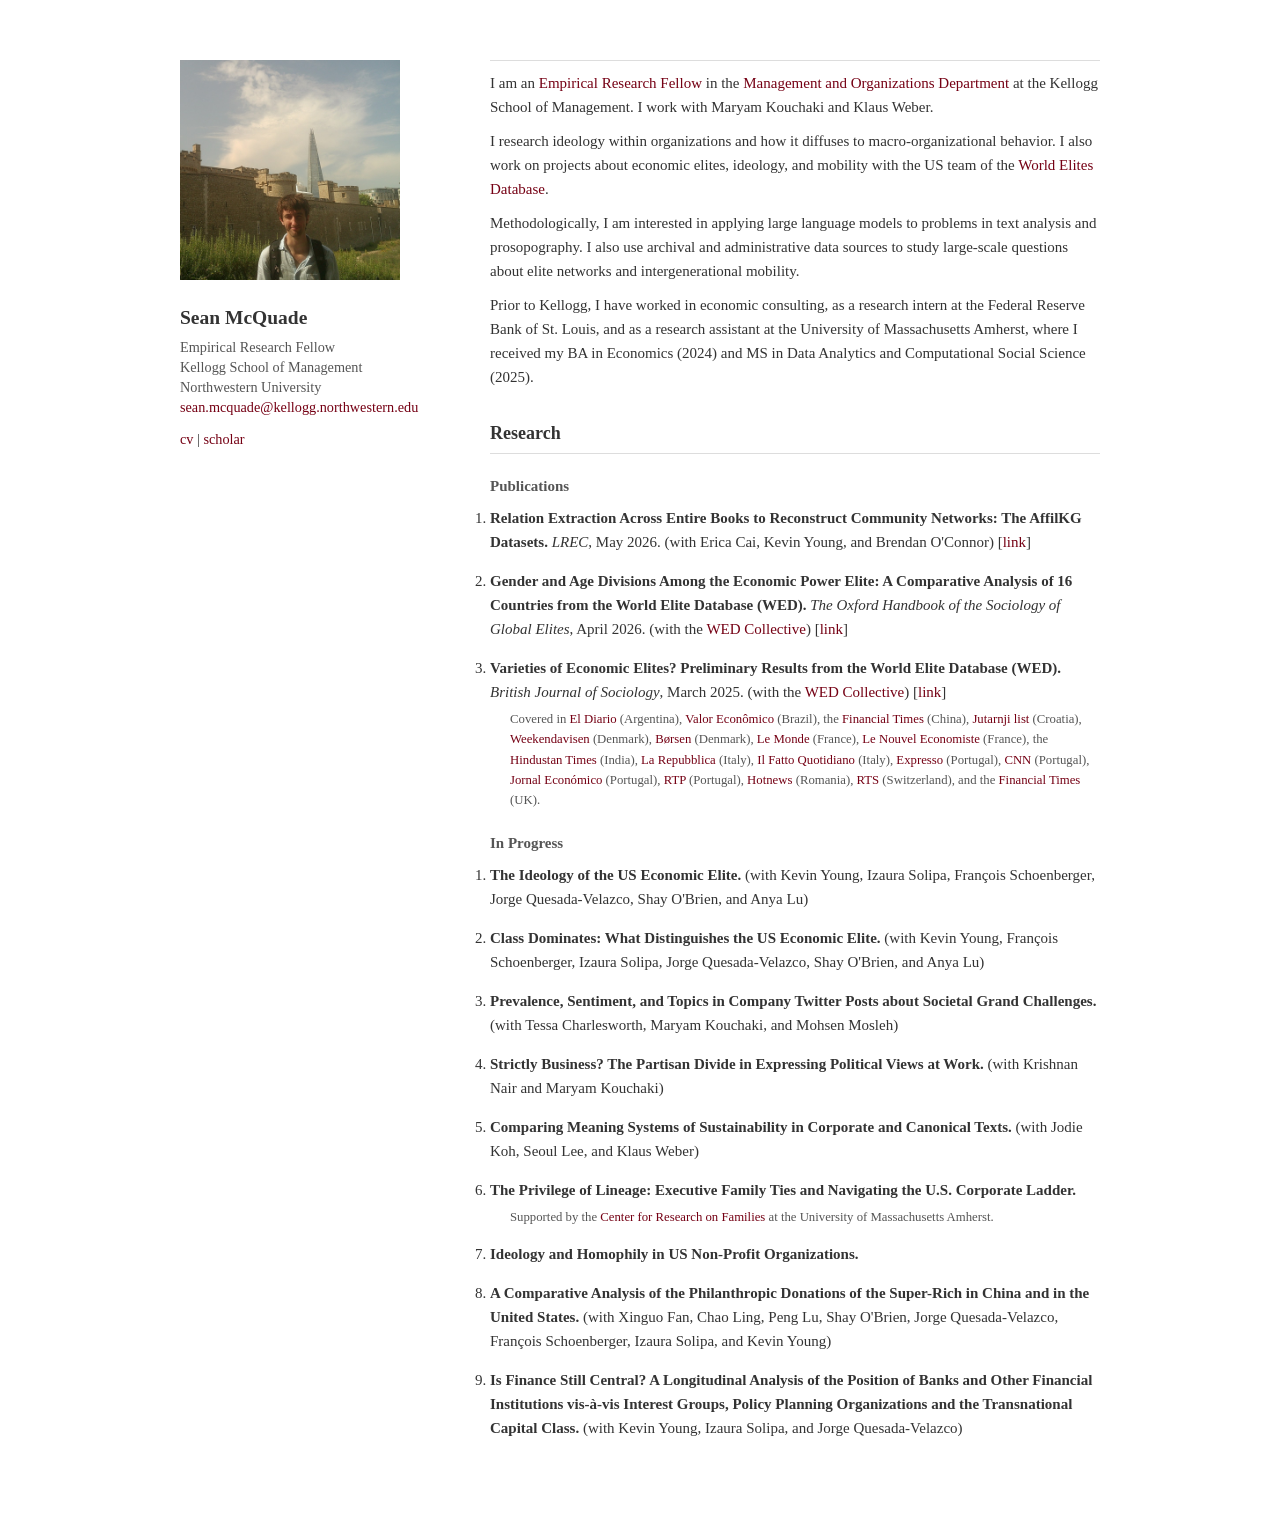
<file: index.html>
<!DOCTYPE html>
<html lang="en">
<head>
    <meta charset="UTF-8">
    <meta name="viewport" content="width=device-width, initial-scale=1.0">
    <meta name="description" content="Sean McQuade is an Empirical Research Fellow at the Kellogg School of Management, Northwestern University. His research focuses on ideology within organizations, economic elites, and computational text analysis.">
    <meta name="keywords" content="Sean McQuade, Kellogg, Northwestern University, organizational ideology, economic elites, World Elites Database, computational social science">
    <meta name="author" content="Sean McQuade">
    <meta property="og:title" content="Sean McQuade | Kellogg School of Management">
    <meta property="og:description" content="Empirical Research Fellow at the Kellogg School of Management, Northwestern University. Research on ideology, economic elites, and computational text analysis.">
    <meta property="og:url" content="https://mcquadesean.github.io/">
    <meta property="og:type" content="website">
    <title>Sean McQuade | Kellogg School of Management</title>
    <link rel="canonical" href="https://mcquadesean.github.io/">
    <link rel="stylesheet" href="style.css?v=5">
</head>
<body>
    <div class="container">
        <div class="sidebar">
            <img src="assets/headshot.jpg" alt="Sean McQuade" class="headshot" width="220">
            <h1>Sean McQuade</h1>
            <p class="affiliation">Empirical Research Fellow<br>Kellogg School of Management<br>Northwestern University<br><a href="mailto:sean.mcquade@kellogg.northwestern.edu">sean.mcquade@kellogg.northwestern.edu</a></p>
            <p class="links">
                <a href="assets/cv.pdf">cv</a> | <a href="https://scholar.google.com/citations?user=f5jc_Z8AAAAJ&hl=en">scholar</a>
            </p>
        </div>
        <div class="content">
            <hr class="section-line">
            <p>I am an <a href="https://www.kellogg.northwestern.edu/academics-research/research-support/research-fellows/">Empirical Research Fellow</a> in the <a href="https://www.kellogg.northwestern.edu/academics-research/academic-departments/management-and-organizations/">Management and Organizations Department</a> at the Kellogg School of Management. I work with Maryam Kouchaki and Klaus Weber.</p>
            <p>I research ideology within organizations and how it diffuses to macro-organizational behavior. I also work on projects about economic elites, ideology, and mobility with the US team of the <a href="https://worldelitedatabase.org/">World Elites Database</a>.</p>
            <p>Methodologically, I am interested in applying large language models to problems in text analysis and prosopography. I also use archival and administrative data sources to study large-scale questions about elite networks and intergenerational mobility.</p>
            <p>Prior to Kellogg, I have worked in economic consulting, as a research intern at the Federal Reserve Bank of St. Louis, and as a research assistant at the University of Massachusetts Amherst, where I received my BA in Economics (2024) and MS in Data Analytics and Computational Social Science (2025).</p>

            <h2>Research</h2>
            <h3>Publications</h3>
            <ol>
                <li>
                    <strong>Relation Extraction Across Entire Books to Reconstruct Community Networks: The AffilKG Datasets.</strong> <em>LREC</em>, May 2026. (with Erica Cai, Kevin Young, and Brendan O'Connor) [<a href="https://arxiv.org/abs/2505.10798">link</a>]
                </li>
                <li>
                    <strong>Gender and Age Divisions Among the Economic Power Elite: A Comparative Analysis of 16 Countries from the World Elite Database (WED).</strong> <em>The Oxford Handbook of the Sociology of Global Elites</em>, April 2026. (with the <a href="https://worldelitedatabase.org/teams/">WED Collective</a>) [<a href="https://academic.oup.com/edited-volume/62551/chapter-abstract/559847455">link</a>]
                </li>
                <li>
                    <strong>Varieties of Economic Elites? Preliminary Results from the World Elite Database (WED).</strong> <em>British Journal of Sociology</em>, March 2025. (with the <a href="https://worldelitedatabase.org/teams/">WED Collective</a>) [<a href="https://onlinelibrary.wiley.com/doi/10.1111/1468-4446.13203">link</a>]
                    <p class="coverage">Covered in <a href="https://www.eldiarioar.com/economia/hombres-60-anos-estudios-elite-argentina-ricos-duenos-empresas_1_12215955.amp.html">El Diario</a> (Argentina), <a href="https://valor.globo.com/google/amp/eu-e/noticia/2025/04/15/quem-sao-as-elites-que-dominam-o-mundo-um-estudo-compara-16-paises-que-representam-54percent-do-pib-mundial.ghtml">Valor Econômico</a> (Brazil), the <a href="https://www1.ftchinese.com/story/001106111/scripts?archive">Financial Times</a> (China), <a href="https://www.jutarnji.hr/globus/svijet/trump-nije-ubio-globalizaciju-ali-je-ucinio-nesto-jos-gore-kina-mu-je-odgovorila-odmah-a-eu-se-sprema-na-zaokret-15574234">Jutarnji list</a> (Croatia), <a href="https://www.weekendavisen.dk/2025-17/ideer/eliten-fra-cbs">Weekendavisen</a> (Denmark), <a href="https://borsen.dk/nyheder/ledelse/danmark-er-magnet-for-udenlandske-ledere-rykker-op-i-international-top-5">Børsen</a> (Denmark), <a href="https://www.lemonde.fr/campus/article/2025/04/24/la-plupart-des-individus-qui-occupent-des-positions-de-pouvoir-economique-ont-fait-des-etudes-superieures-le-visage-des-nouvelles-elites-mondiales_6599699_4401467.html">Le Monde</a> (France), <a href="https://www.lenouveleconomiste.fr/financial-times/le-nouveau-whos-who-planetaire-des-elites-economiques/">Le Nouvel Economiste</a> (France), the <a href="https://www.hindustantimes.com/editors-pick/number-theory-how-different-are-elites-in-china-and-america-101744601027407.html">Hindustan Times</a> (India), <a href="https://www.repubblica.it/economia/2025/04/15/news/maschi_anziani_e_meno_laureati_che_nel_resto_del_mondo_radiografia_delle_elite_italiane-424128812/?ref=-BH-I0-P-S6-T1">La Repubblica</a> (Italy), <a href="https://www.ilfattoquotidiano.it/2025/04/15/elite-economiche-globali-studio-16-paesi/7952317/">Il Fatto Quotidiano</a> (Italy), <a href="https://expresso.pt/economia/trabalho/2025-05-02-elite-economica-portuguesa-nao-e-particularmente-rica-tem-pouca-presenca-em-palcos-mundiais-e-poucas-mulheres-e16d9997">Expresso</a> (Portugal), <a href="https://cnnportugal.iol.pt/elite-economica/elite-economica-portuguesa/elite-economica-portuguesa-e-pouco-rica-e-tem-falta-de-mulheres-diz-estudo/20250502/681484a6d34ef72ee4456a88">CNN</a> (Portugal), <a href="https://jornaleconomico.sapo.pt/noticias/elite-economica-e-masculina-urbana-e-pouco-rica/">Jornal Económico</a> (Portugal), <a href="https://www.rtp.pt/noticias/economia/elite-economica-portuguesa-e-pouco-rica-e-tem-falta-de-mulheres_n1651780">RTP</a> (Portugal), <a href="https://hotnews.ro/cine-sunt-elitele-economice-globale-si-de-unde-provin-ele-studiul-care-deschide-cutia-neagra-a-puterii-1949232">Hotnews</a> (Romania), <a href="https://www.rts.ch/audio-podcast/2025/audio/l-invite-de-la-matinale-pedro-araujo-sociologue-co-createur-d-un-outil-pour-etudier-les-elites-economiques-28866230.html">RTS</a> (Switzerland), and the <a href="https://www.ft.com/content/ff0af5e7-60eb-4cc9-aebd-da6fbc94f8c8">Financial Times</a> (UK).</p>
                </li>
            </ol>

            <h3>In Progress</h3>
            <ol>
                <li>
                    <strong>The Ideology of the US Economic Elite.</strong> (with Kevin Young, Izaura Solipa, François Schoenberger, Jorge Quesada-Velazco, Shay O'Brien, and Anya Lu)
                </li>
                <li>
                    <strong>Class Dominates: What Distinguishes the US Economic Elite.</strong> (with Kevin Young, François Schoenberger, Izaura Solipa, Jorge Quesada-Velazco, Shay O'Brien, and Anya Lu)
                </li>
                <li>
                    <strong>Prevalence, Sentiment, and Topics in Company Twitter Posts about Societal Grand Challenges.</strong> (with Tessa Charlesworth, Maryam Kouchaki, and Mohsen Mosleh)
                </li>
                <li>
                    <strong>Strictly Business? The Partisan Divide in Expressing Political Views at Work.</strong> (with Krishnan Nair and Maryam Kouchaki)
                </li>
                <li>
                    <strong>Comparing Meaning Systems of Sustainability in Corporate and Canonical Texts.</strong> (with Jodie Koh, Seoul Lee, and Klaus Weber)
                </li>
                <li>
                    <strong>The Privilege of Lineage: Executive Family Ties and Navigating the U.S. Corporate Ladder.</strong>
                    <p class="coverage">Supported by the <a href="https://www.umass.edu/family/">Center for Research on Families</a> at the University of Massachusetts Amherst.</p>
                </li>
                <li>
                    <strong>Ideology and Homophily in US Non-Profit Organizations.</strong>
                </li>
                <li>
                    <strong>A Comparative Analysis of the Philanthropic Donations of the Super-Rich in China and in the United States.</strong> (with Xinguo Fan, Chao Ling, Peng Lu, Shay O'Brien, Jorge Quesada-Velazco, François Schoenberger, Izaura Solipa, and Kevin Young)
                </li>
                <li>
                    <strong>Is Finance Still Central? A Longitudinal Analysis of the Position of Banks and Other Financial Institutions vis-à-vis Interest Groups, Policy Planning Organizations and the Transnational Capital Class.</strong> (with Kevin Young, Izaura Solipa, and Jorge Quesada-Velazco)
                </li>
            </ol>
        </div>
    </div>
<script>
document.querySelectorAll('a[href^="http"]').forEach(a => {
    a.setAttribute('target', '_blank');
    a.setAttribute('rel', 'noopener noreferrer');
});
</script>
</body>
</html>
</file>
<file: style.css>
* {
    margin: 0;
    padding: 0;
    box-sizing: border-box;
}

body {
    font-family: "Times New Roman", Times, serif;
    color: #333;
    font-size: 15px;
    line-height: 1.6;
    background: #fff;
}

a {
    color: #750014;
    text-decoration: none;
}

a:hover {
    text-decoration: underline;
}

.container {
    max-width: 960px;
    margin: 60px auto;
    padding: 0 20px;
    display: flex;
    gap: 50px;
}

.sidebar {
    width: 260px;
    flex-shrink: 0;
}

.headshot {
    width: 220px;
    border-radius: 0;
    margin-bottom: 15px;
}

.sidebar h1 {
    font-size: 1.3em;
    margin-bottom: 5px;
}

.affiliation {
    font-size: 0.95em;
    color: #555;
    margin-bottom: 10px;
    line-height: 1.4;
}

.links {
    font-size: 0.95em;
}

.content {
    flex: 1;
}

.section-line {
    border: none;
    border-top: 1px solid #ddd;
    margin-bottom: 10px;
}

.content > p {
    margin-bottom: 10px;
}

.content h2 {
    font-size: 1.2em;
    margin-top: 30px;
    margin-bottom: 10px;
    border-bottom: 1px solid #ddd;
    padding-bottom: 5px;
}

.content h2:first-child {
    margin-top: 0;
}

.content h3 {
    font-size: 1em;
    margin-top: 20px;
    margin-bottom: 8px;
    color: #555;
}

.content ul {
    list-style: none;
    padding: 0;
}

.content li {
    margin-bottom: 15px;
}

.coverage {
    margin-top: 5px;
    padding-left: 20px;
    font-size: 0.85em;
    color: #555;
}

.coauthors {
    font-size: 0.9em;
    color: #555;
}

.description {
    font-size: 0.9em;
    color: #666;
}

@media (max-width: 600px) {
    .container {
        flex-direction: column;
        margin: 30px auto;
        gap: 25px;
    }
    .sidebar {
        width: 100%;
        text-align: center;
    }
    .headshot {
        width: 150px;
        height: 150px;
    }
}
</file>
